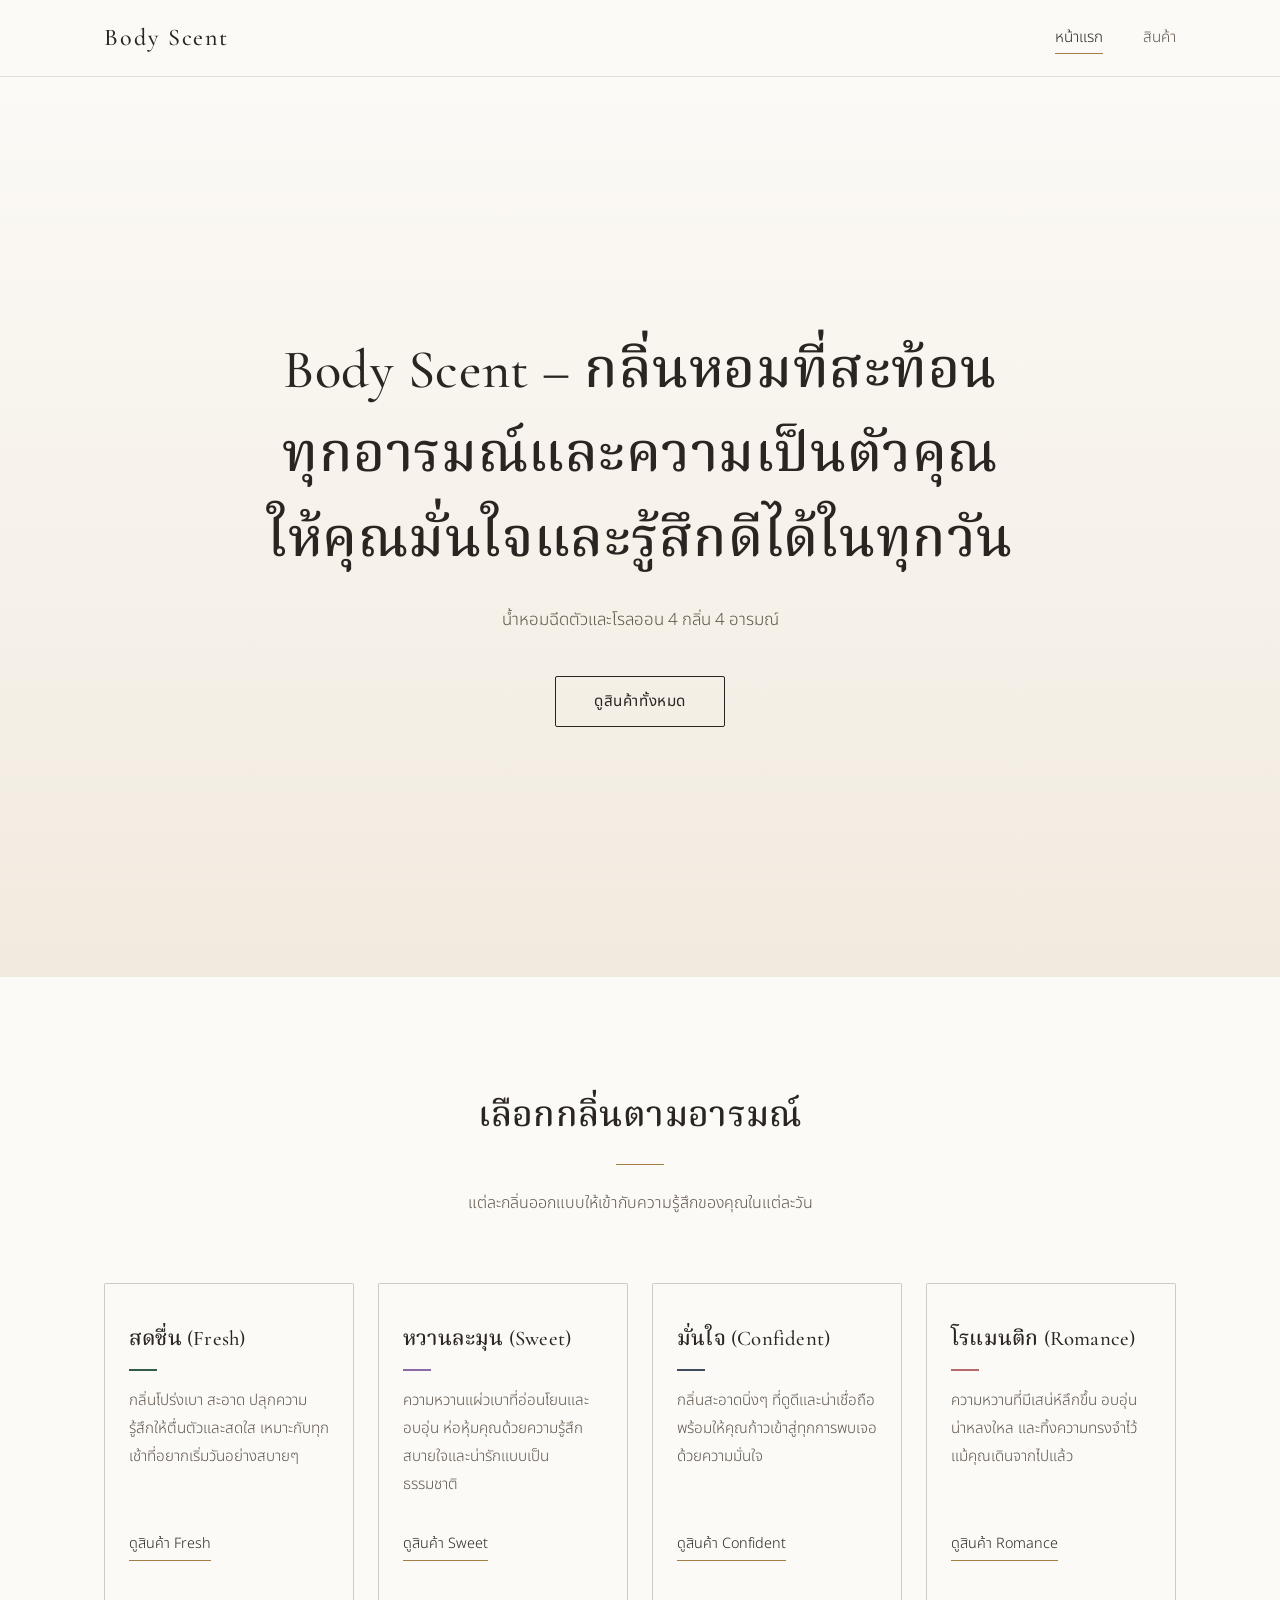
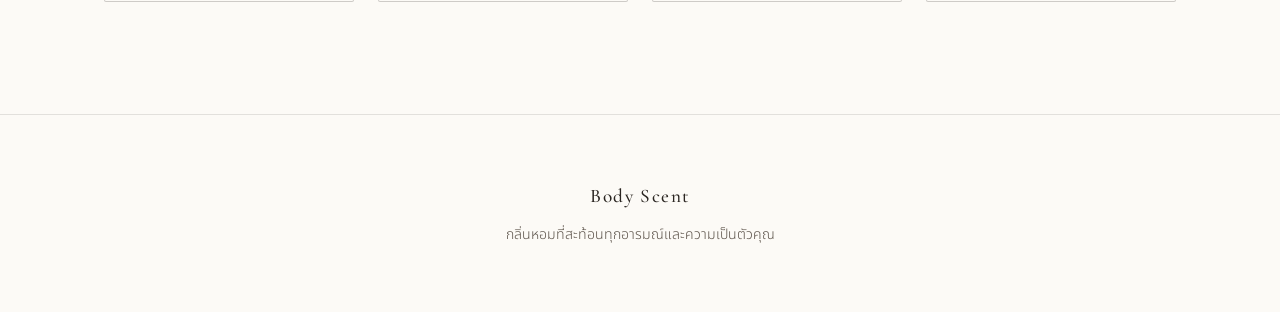
<file: index.html>
<!DOCTYPE html>
<html lang="th">
<head>
  <meta charset="UTF-8">
  <meta name="viewport" content="width=device-width, initial-scale=1">
  <title>Body Scent | น้ำหอมฉีดตัวและโรลออน</title>
  <meta name="description" content="Body Scent น้ำหอมฉีดตัวและโรลออน 4 กลิ่น 4 อารมณ์ สดชื่น หวานละมุน มั่นใจ และโรแมนติก">
  <link rel="stylesheet" href="style.css">
</head>
<body>

  <header class="site-header">
    <nav class="nav">
      <a class="logo" href="index.html">Body Scent</a>
      <ul class="nav-links">
        <li><a class="active" href="index.html">หน้าแรก</a></li>
        <li><a href="product.html">สินค้า</a></li>
      </ul>
    </nav>
  </header>

  <main>
    <!-- Hero -->
    <section class="hero">
      <div class="hero-inner">
        <h1>Body Scent – กลิ่นหอมที่สะท้อนทุกอารมณ์และความเป็นตัวคุณ ให้คุณมั่นใจและรู้สึกดีได้ในทุกวัน</h1>
        <p>น้ำหอมฉีดตัวและโรลออน 4 กลิ่น 4 อารมณ์</p>
        <a class="btn" href="product.html">ดูสินค้าทั้งหมด</a>
      </div>
    </section>

    <!-- Moods -->
    <section class="section" id="moods">
      <div class="container">
        <div class="section-head">
          <h2>เลือกกลิ่นตามอารมณ์</h2>
          <hr class="divider">
          <p>แต่ละกลิ่นออกแบบให้เข้ากับความรู้สึกของคุณในแต่ละวัน</p>
        </div>

        <div class="mood-grid">
          <a class="mood-card mood-fresh" href="product.html?mood=fresh">
            <h3>สดชื่น (Fresh)</h3>
            <p>กลิ่นโปร่งเบา สะอาด ปลุกความรู้สึกให้ตื่นตัวและสดใส เหมาะกับทุกเช้าที่อยากเริ่มวันอย่างสบายๆ</p>
            <span class="more">ดูสินค้า Fresh</span>
          </a>

          <a class="mood-card mood-sweet" href="product.html?mood=sweet">
            <h3>หวานละมุน (Sweet)</h3>
            <p>ความหวานแผ่วเบาที่อ่อนโยนและอบอุ่น ห่อหุ้มคุณด้วยความรู้สึกสบายใจและน่ารักแบบเป็นธรรมชาติ</p>
            <span class="more">ดูสินค้า Sweet</span>
          </a>

          <a class="mood-card mood-confident" href="product.html?mood=confident">
            <h3>มั่นใจ (Confident)</h3>
            <p>กลิ่นสะอาดนิ่งๆ ที่ดูดีและน่าเชื่อถือ พร้อมให้คุณก้าวเข้าสู่ทุกการพบเจอด้วยความมั่นใจ</p>
            <span class="more">ดูสินค้า Confident</span>
          </a>

          <a class="mood-card mood-romance" href="product.html?mood=romance">
            <h3>โรแมนติก (Romance)</h3>
            <p>ความหวานที่มีเสน่ห์ลึกขึ้น อบอุ่นน่าหลงใหล และทิ้งความทรงจำไว้แม้คุณเดินจากไปแล้ว</p>
            <span class="more">ดูสินค้า Romance</span>
          </a>
        </div>
      </div>
    </section>
  </main>

  <footer class="site-footer">
    <div class="container">
      <span class="logo">Body Scent</span>
      <p class="mb-0">กลิ่นหอมที่สะท้อนทุกอารมณ์และความเป็นตัวคุณ</p>
    </div>
  </footer>

  <script src="script.js"></script>
</body>
</html>
</file>
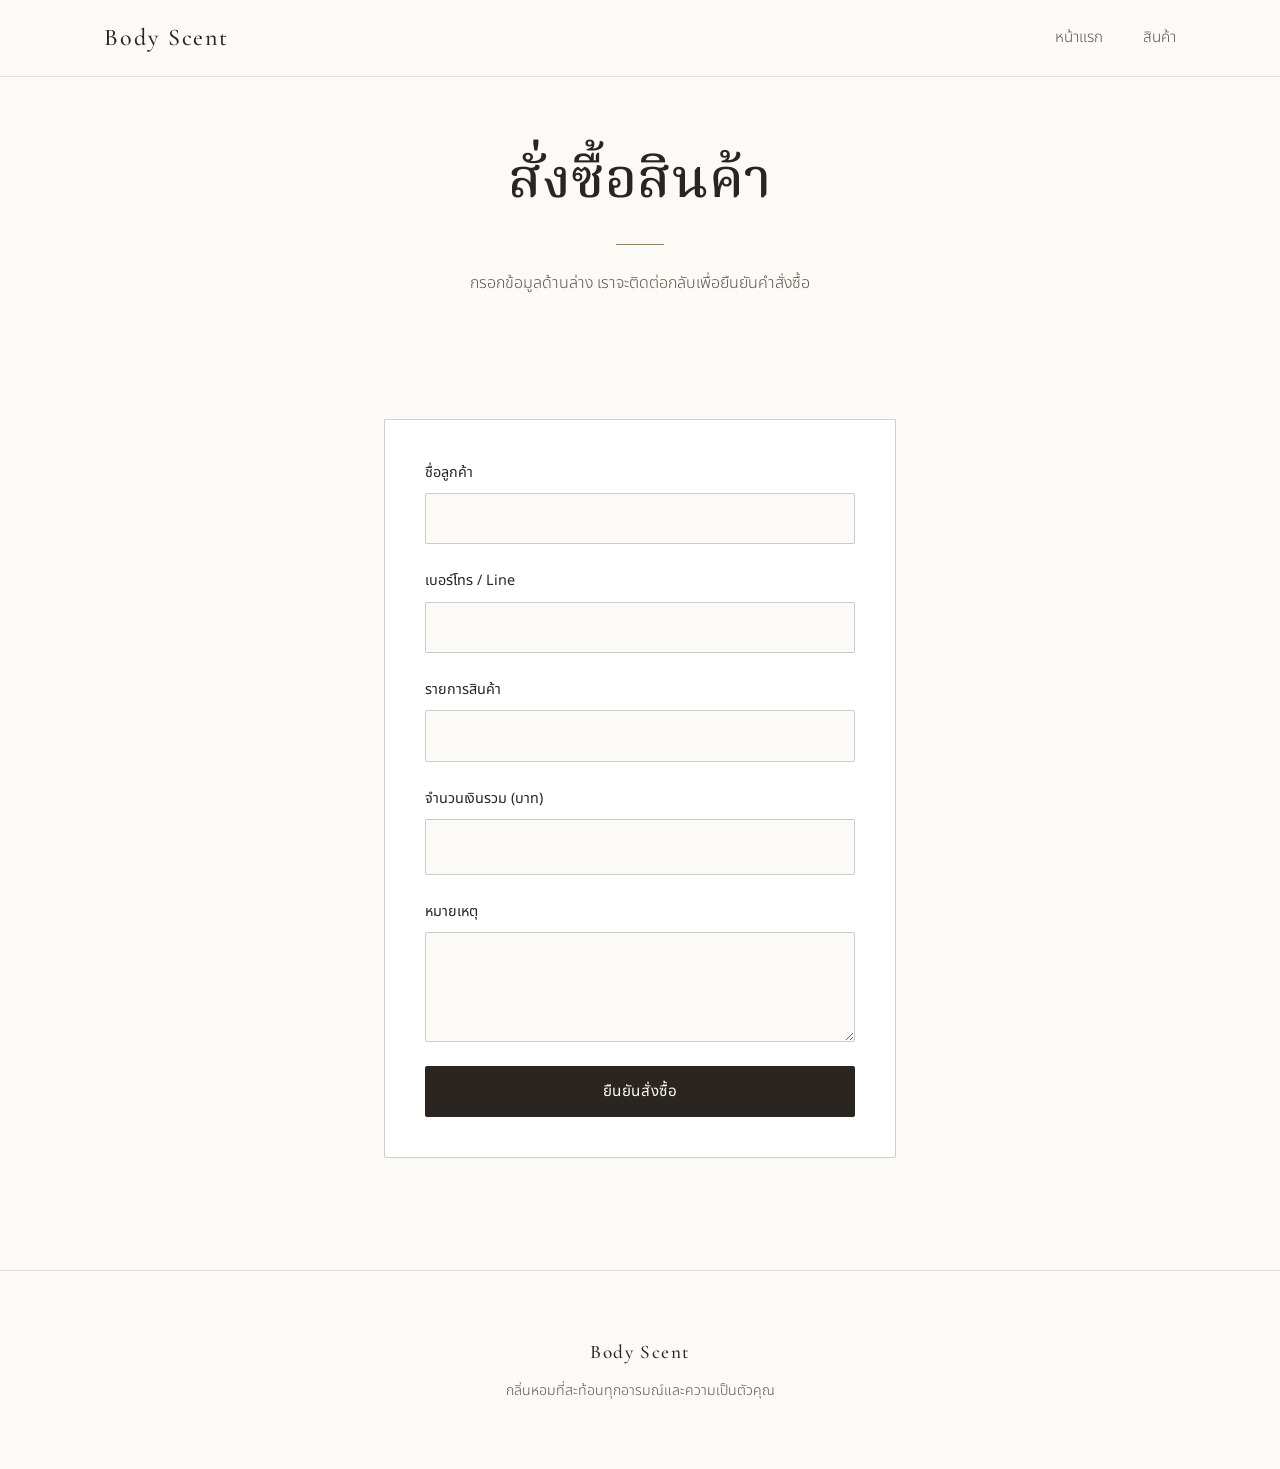
<file: order.html>
<!DOCTYPE html>
<html lang="th">
<head>
  <meta charset="UTF-8">
  <meta name="viewport" content="width=device-width, initial-scale=1">
  <title>สั่งซื้อ | Body Scent</title>
  <link rel="stylesheet" href="style.css">
</head>
<body>

  <header class="site-header">
    <nav class="nav">
      <a class="logo" href="index.html">Body Scent</a>
      <ul class="nav-links">
        <li><a href="index.html">หน้าแรก</a></li>
        <li><a href="product.html">สินค้า</a></li>
      </ul>
    </nav>
  </header>

  <main>
    <div class="page-head container">
      <h1>สั่งซื้อสินค้า</h1>
      <hr class="divider">
      <p>กรอกข้อมูลด้านล่าง เราจะติดต่อกลับเพื่อยืนยันคำสั่งซื้อ</p>
    </div>

    <div class="form-wrap">
      <form id="orderForm">
        <div class="form-group">
          <label for="customerName">ชื่อลูกค้า</label>
          <input type="text" id="customerName" name="customerName" autocomplete="name" required>
        </div>

        <div class="form-group">
          <label for="contact">เบอร์โทร / Line</label>
          <input type="text" id="contact" name="contact" autocomplete="tel" required>
        </div>

        <div class="form-group">
          <label for="items">รายการสินค้า</label>
          <input type="text" id="items" name="items" required>
        </div>

        <div class="form-group">
          <label for="total">จำนวนเงินรวม (บาท)</label>
          <input type="text" id="total" name="total" inputmode="numeric" required>
        </div>

        <div class="form-group">
          <label for="note">หมายเหตุ</label>
          <textarea id="note" name="note"></textarea>
        </div>

        <button type="submit" class="btn btn--solid btn--block">ยืนยันสั่งซื้อ</button>
      </form>
    </div>
  </main>

  <footer class="site-footer">
    <div class="container">
      <span class="logo">Body Scent</span>
      <p class="mb-0">กลิ่นหอมที่สะท้อนทุกอารมณ์และความเป็นตัวคุณ</p>
    </div>
  </footer>

  <script src="script.js"></script>
</body>
</html>
</file>
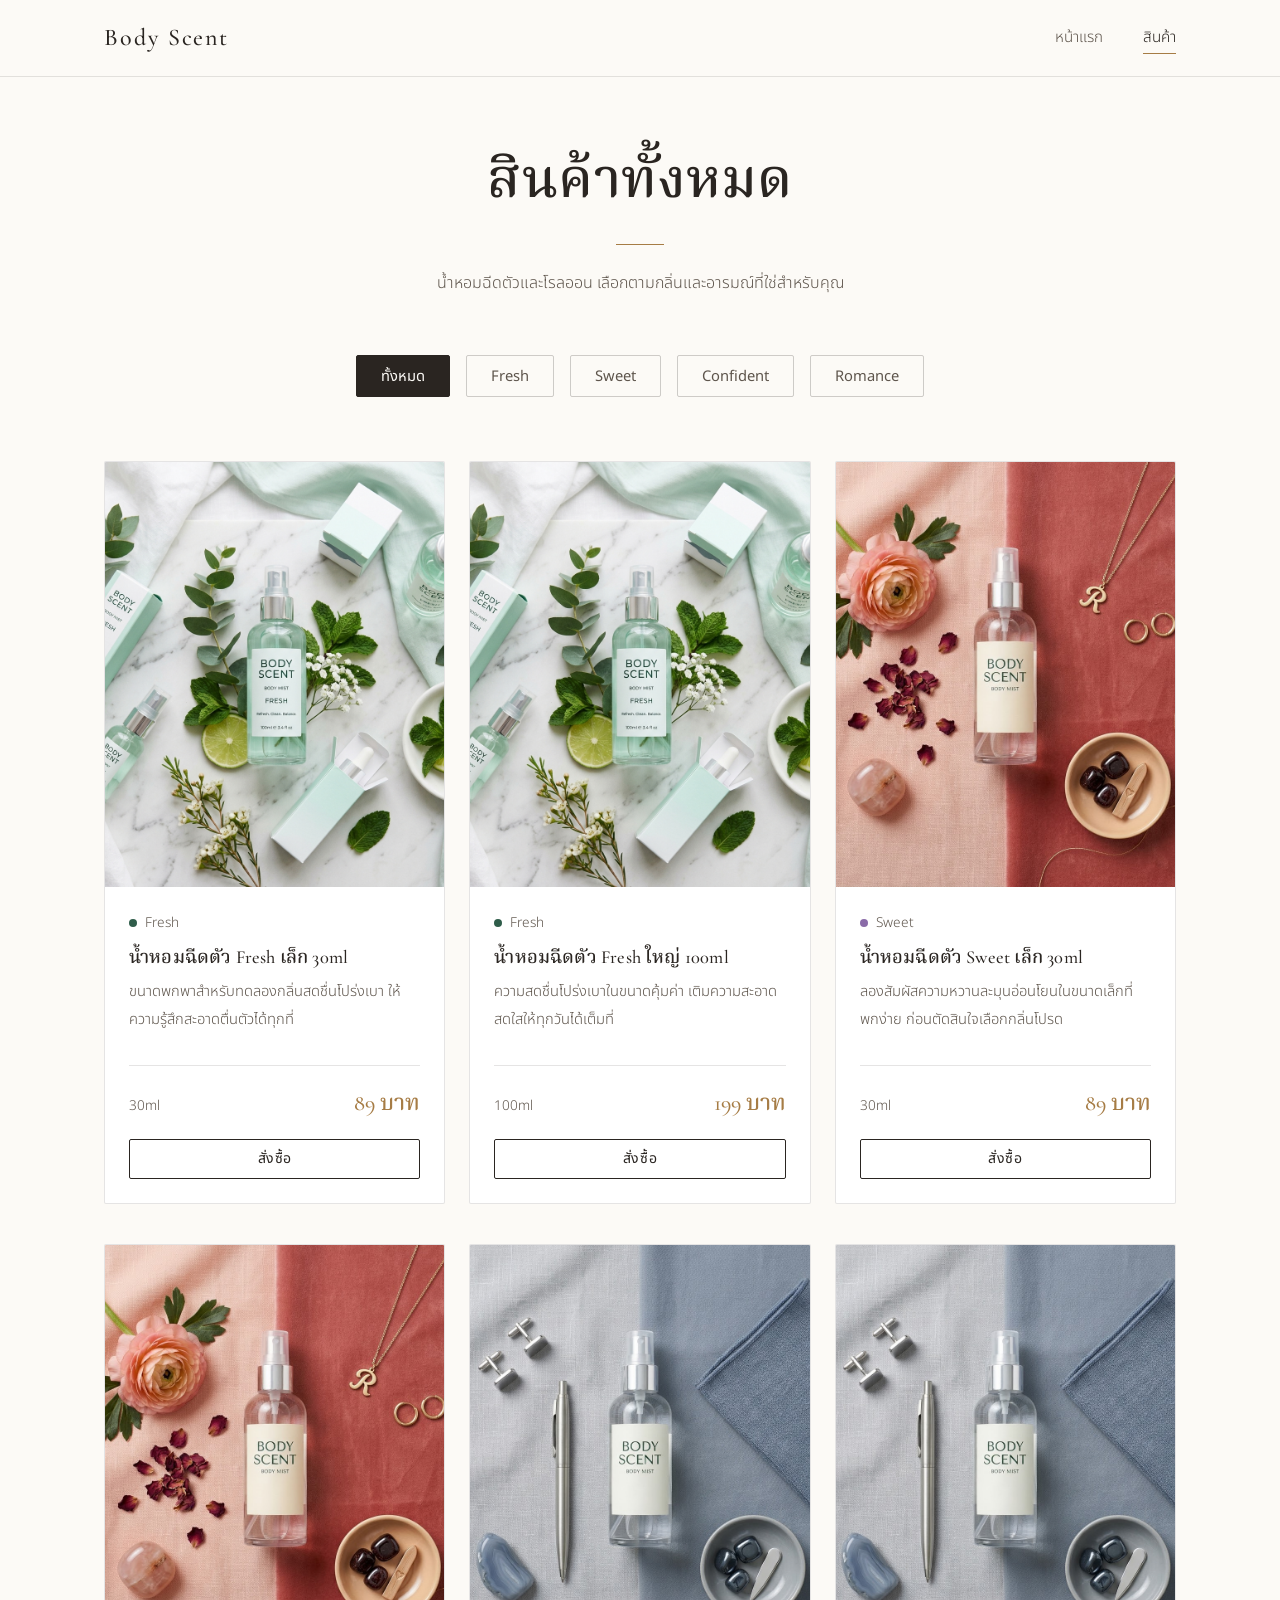
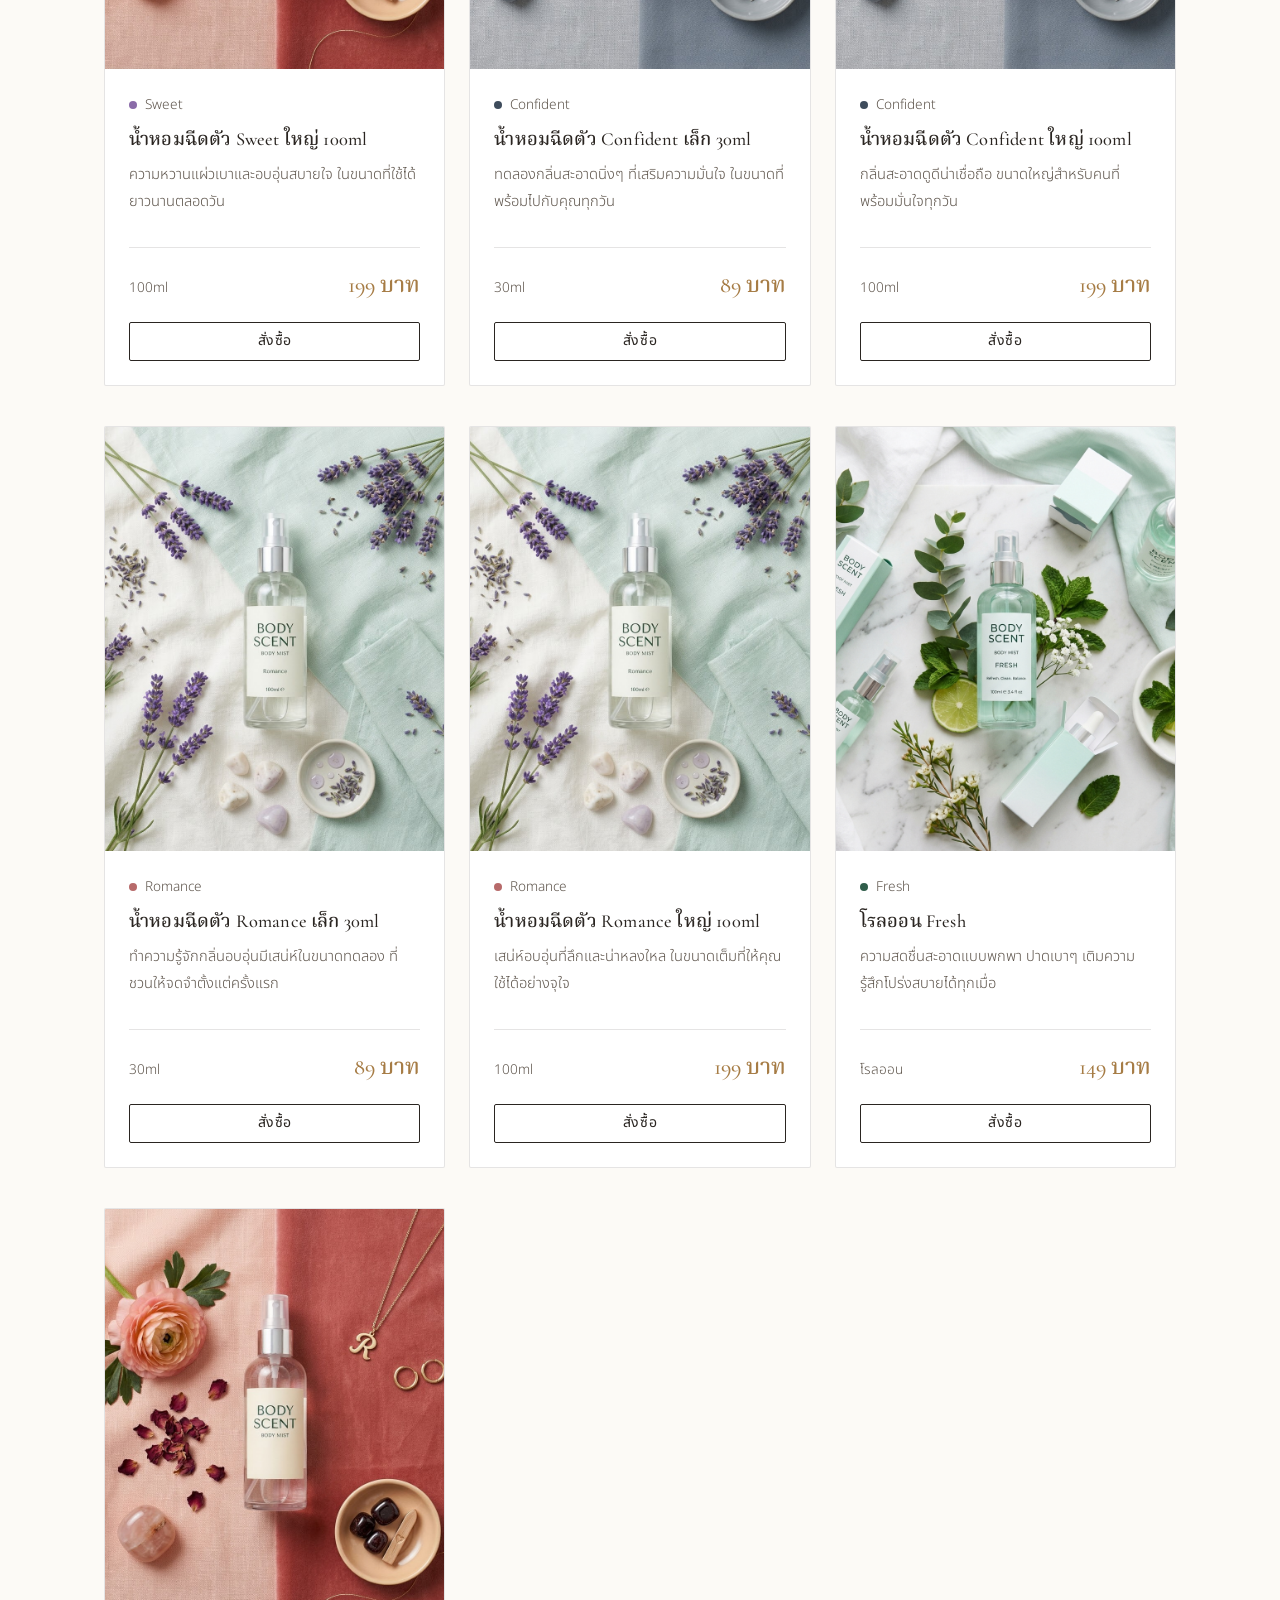
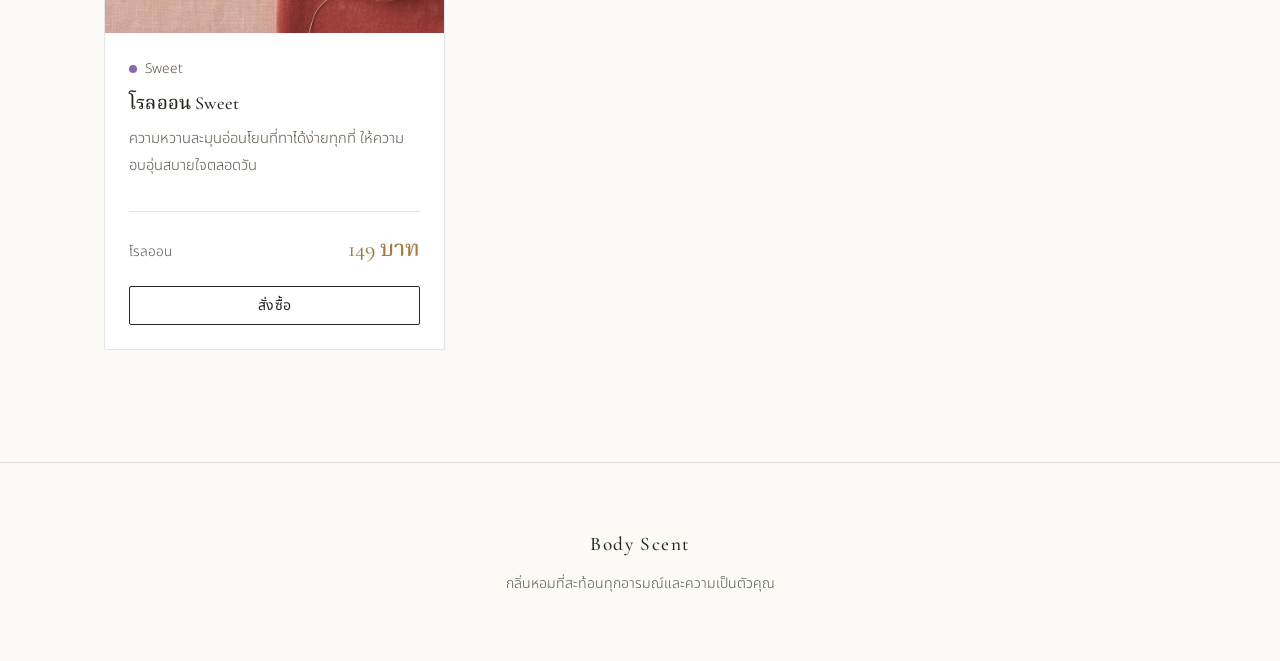
<file: product.html>
<!DOCTYPE html>
<html lang="th">
<head>
  <meta charset="UTF-8">
  <meta name="viewport" content="width=device-width, initial-scale=1">
  <title>สินค้าทั้งหมด | Body Scent</title>
  <link rel="stylesheet" href="style.css">
</head>
<body>

  <header class="site-header">
    <nav class="nav">
      <a class="logo" href="index.html">Body Scent</a>
      <ul class="nav-links">
        <li><a href="index.html">หน้าแรก</a></li>
        <li><a class="active" href="product.html">สินค้า</a></li>
      </ul>
    </nav>
  </header>

  <main>
    <div class="page-head container">
      <h1>สินค้าทั้งหมด</h1>
      <hr class="divider">
      <p>น้ำหอมฉีดตัวและโรลออน เลือกตามกลิ่นและอารมณ์ที่ใช่สำหรับคุณ</p>
    </div>

    <section class="container" style="padding-bottom: var(--space-6);">
      <div id="filter-bar"></div>
      <div id="product-list"></div>
    </section>
  </main>

  <footer class="site-footer">
    <div class="container">
      <span class="logo">Body Scent</span>
      <p class="mb-0">กลิ่นหอมที่สะท้อนทุกอารมณ์และความเป็นตัวคุณ</p>
    </div>
  </footer>

  <script src="script.js"></script>
</body>
</html>
</file>
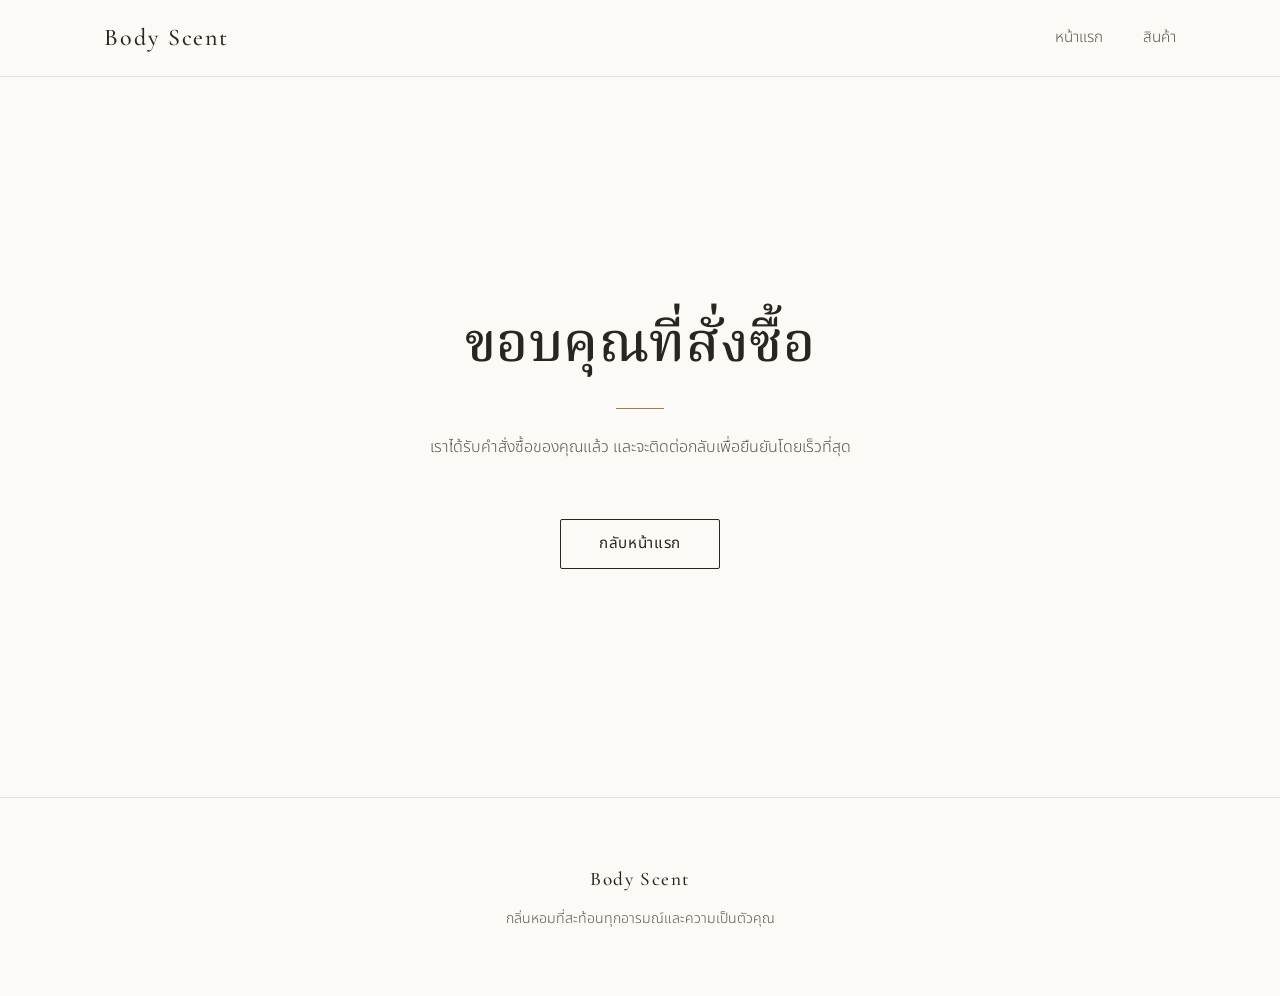
<file: thankyou.html>
<!DOCTYPE html>
<html lang="th">
<head>
  <meta charset="UTF-8">
  <meta name="viewport" content="width=device-width, initial-scale=1">
  <title>ขอบคุณ | Body Scent</title>
  <link rel="stylesheet" href="style.css">
</head>
<body>

  <header class="site-header">
    <nav class="nav">
      <a class="logo" href="index.html">Body Scent</a>
      <ul class="nav-links">
        <li><a href="index.html">หน้าแรก</a></li>
        <li><a href="product.html">สินค้า</a></li>
      </ul>
    </nav>
  </header>

  <main>
    <section class="thankyou">
      <div class="thankyou-inner">
        <h1>ขอบคุณที่สั่งซื้อ</h1>
        <hr class="divider">
        <p>เราได้รับคำสั่งซื้อของคุณแล้ว และจะติดต่อกลับเพื่อยืนยันโดยเร็วที่สุด</p>
        <a class="btn mt-4" href="index.html">กลับหน้าแรก</a>
      </div>
    </section>
  </main>

  <footer class="site-footer">
    <div class="container">
      <span class="logo">Body Scent</span>
      <p class="mb-0">กลิ่นหอมที่สะท้อนทุกอารมณ์และความเป็นตัวคุณ</p>
    </div>
  </footer>

  <script src="script.js"></script>
</body>
</html>
</file>
<file: style.css>
/* ==========================================================
   Body Scent — shared theme (premium, elegant, minimal)
   ========================================================== */

@import url('https://fonts.googleapis.com/css2?family=Cormorant+Garamond:wght@400;500;600&family=Noto+Sans+Thai:wght@300;400;500&family=Noto+Serif+Thai:wght@400;500;600&display=swap');

/* ---------- Design tokens ---------- */
:root {
  /* Base palette: white - cream - deep beige, bronze accent */
  --ivory: #fcfaf6;
  --cream: #f1eadf;
  --beige: #d9cbb6;
  --beige-deep: #8c7a62;
  --ink: #2a2521;
  --ink-soft: #5e554c;
  --bronze: #a67c45;
  --bronze-soft: #c7a56f;
  --line: rgba(42, 37, 33, 0.22);
  --line-soft: rgba(42, 37, 33, 0.12);

  /* Mood colors: small touches only */
  --fresh: #2f5d4a;
  --sweet: #8a6ba8;
  --confident: #3e4c5c;
  --romance: #b76a6a;

  /* Type */
  --font-display: 'Cormorant Garamond', 'Noto Serif Thai', Georgia, serif;
  --font-body: 'Noto Sans Thai', 'Helvetica Neue', Arial, sans-serif;

  /* Spacing scale */
  --space-1: 0.5rem;
  --space-2: 1rem;
  --space-3: 1.5rem;
  --space-4: 2.5rem;
  --space-5: 4rem;
  --space-6: 7rem;

  --container: 1120px;
  --radius: 2px;
}

/* ---------- Reset / base ---------- */
*,
*::before,
*::after {
  box-sizing: border-box;
}

html {
  scroll-behavior: smooth;
  -webkit-text-size-adjust: 100%;
}

body {
  margin: 0;
  background: var(--ivory);
  color: var(--ink);
  font-family: var(--font-body);
  font-weight: 300;
  font-size: 1rem;
  line-height: 1.85;
  -webkit-font-smoothing: antialiased;
}

img {
  display: block;
  max-width: 100%;
  height: auto;
}

a {
  color: inherit;
  text-decoration: none;
}

h1,
h2,
h3,
h4 {
  margin: 0 0 var(--space-2);
  font-family: var(--font-display);
  font-weight: 500;
  line-height: 1.45;
  letter-spacing: 0.01em;
  color: var(--ink);
}

h1 { font-size: clamp(2rem, 4.6vw, 3.4rem); }
h2 { font-size: clamp(1.6rem, 3vw, 2.2rem); }
h3 { font-size: 1.3rem; }

p {
  margin: 0 0 var(--space-2);
  color: var(--ink-soft);
}

:focus-visible {
  outline: 1px solid var(--bronze);
  outline-offset: 4px;
}

::selection {
  background: var(--beige);
  color: var(--ink);
}

/* ---------- Layout ---------- */
.container {
  width: 100%;
  max-width: var(--container);
  margin: 0 auto;
  padding: 0 var(--space-3);
}

.section {
  padding: var(--space-6) 0;
}

.section--cream {
  background: var(--cream);
}

.section-head {
  max-width: 560px;
  margin: 0 auto var(--space-5);
  text-align: center;
}

.section-head p {
  margin-bottom: 0;
}

.divider {
  width: 48px;
  height: 1px;
  margin: var(--space-3) auto;
  border: 0;
  background: var(--bronze);
}

/* ---------- Header / navigation ---------- */
.site-header {
  position: sticky;
  top: 0;
  z-index: 50;
  background: rgba(252, 250, 246, 0.94);
  border-bottom: 1px solid var(--line-soft);
  backdrop-filter: blur(6px);
}

.nav {
  display: flex;
  align-items: center;
  justify-content: space-between;
  gap: var(--space-3);
  max-width: var(--container);
  margin: 0 auto;
  padding: var(--space-2) var(--space-3);
}

.logo {
  font-family: var(--font-display);
  font-size: 1.5rem;
  font-weight: 500;
  letter-spacing: 0.08em;
  color: var(--ink);
}

.nav-links {
  display: flex;
  gap: var(--space-4);
  margin: 0;
  padding: 0;
  list-style: none;
}

.nav-links a {
  position: relative;
  padding-bottom: 4px;
  font-size: 0.95rem;
  color: var(--ink-soft);
  transition: color 0.2s ease;
}

.nav-links a:hover,
.nav-links a.active {
  color: var(--ink);
}

.nav-links a.active {
  border-bottom: 1px solid var(--bronze);
}

/* ---------- Hero (full screen) ---------- */
.hero {
  display: flex;
  align-items: center;
  justify-content: center;
  min-height: 100vh;
  min-height: 100svh;
  padding: var(--space-6) var(--space-3);
  text-align: center;
  background-color: var(--cream);
  background-image: linear-gradient(180deg, var(--ivory) 0%, var(--cream) 100%);
  background-size: cover;
  background-position: center;
}

.hero-inner {
  max-width: 760px;
}

.hero .brand-name {
  display: block;
  margin-bottom: var(--space-3);
  font-family: var(--font-display);
  font-size: 1.1rem;
  letter-spacing: 0.3em;
  color: var(--bronze);
}

.hero h1 {
  margin-bottom: var(--space-3);
  line-height: 1.55;
}

.hero p {
  max-width: 520px;
  margin: 0 auto var(--space-4);
  font-size: 1.05rem;
}

/* ---------- Buttons: thin, soft-dark borders ---------- */
.btn {
  display: inline-block;
  padding: 0.85rem 2.4rem;
  border: 1px solid var(--ink);
  border-radius: var(--radius);
  background: transparent;
  color: var(--ink);
  font-family: var(--font-body);
  font-size: 0.95rem;
  font-weight: 400;
  letter-spacing: 0.04em;
  line-height: 1.4;
  text-align: center;
  cursor: pointer;
  transition: background 0.25s ease, color 0.25s ease, border-color 0.25s ease;
}

.btn:hover {
  background: var(--ink);
  color: var(--ivory);
}

.btn--solid {
  background: var(--ink);
  color: var(--ivory);
}

.btn--solid:hover {
  background: transparent;
  color: var(--ink);
}

.btn--small {
  padding: 0.55rem 1.4rem;
  font-size: 0.88rem;
}

.btn--block {
  display: block;
  width: 100%;
}

/* ---------- Mood colors (small touches only) ---------- */
.mood-fresh,
[data-mood="fresh"] { --mood: var(--fresh); }

.mood-sweet,
[data-mood="sweet"] { --mood: var(--sweet); }

.mood-confident,
[data-mood="confident"] { --mood: var(--confident); }

.mood-romance,
[data-mood="romance"] { --mood: var(--romance); }

.mood-dot {
  display: inline-block;
  width: 8px;
  height: 8px;
  margin-right: 0.5rem;
  border-radius: 50%;
  background: var(--mood, var(--bronze));
  vertical-align: middle;
}

/* ---------- Mood cards (index) ---------- */
.mood-grid {
  display: grid;
  grid-template-columns: repeat(4, 1fr);
  gap: var(--space-3);
}

.mood-card {
  display: flex;
  flex-direction: column;
  padding: var(--space-4) var(--space-3);
  border: 1px solid var(--line);
  border-radius: var(--radius);
  background: var(--ivory);
  transition: border-color 0.25s ease;
}

.mood-card:hover {
  border-color: var(--bronze);
}

.mood-card h3 {
  margin-bottom: var(--space-2);
}

/* the mood color sits as a short line under the heading */
.mood-card h3::after {
  content: "";
  display: block;
  width: 28px;
  height: 2px;
  margin-top: 0.9rem;
  background: var(--mood, var(--bronze));
}

.mood-card p {
  flex: 1;
  font-size: 0.95rem;
}

.mood-card .more {
  margin-top: var(--space-2);
  padding-bottom: 2px;
  align-self: flex-start;
  border-bottom: 1px solid var(--bronze);
  font-size: 0.9rem;
  color: var(--ink);
}

/* ---------- Product page ---------- */
.page-head {
  padding: var(--space-5) 0 var(--space-4);
  text-align: center;
}

#filter-bar,
.filter-bar {
  display: flex;
  flex-wrap: wrap;
  justify-content: center;
  gap: var(--space-2);
  margin-bottom: var(--space-5);
}

.filter-btn,
#filter-bar button {
  padding: 0.55rem 1.5rem;
  border: 1px solid var(--line);
  border-radius: var(--radius);
  background: transparent;
  color: var(--ink-soft);
  font-family: var(--font-body);
  font-size: 0.92rem;
  font-weight: 400;
  cursor: pointer;
  transition: background 0.2s ease, color 0.2s ease, border-color 0.2s ease;
}

.filter-btn:hover,
#filter-bar button:hover {
  border-color: var(--ink);
  color: var(--ink);
}

.filter-btn.active,
#filter-bar button.active {
  border-color: var(--ink);
  background: var(--ink);
  color: var(--ivory);
}

#product-list,
.product-grid {
  display: grid;
  grid-template-columns: repeat(3, 1fr);
  gap: var(--space-4) var(--space-3);
}

.product-card {
  display: flex;
  flex-direction: column;
  border: 1px solid var(--line-soft);
  border-radius: var(--radius);
  background: #ffffff;
  overflow: hidden;
}

.product-card .product-img {
  width: 100%;
  aspect-ratio: 4 / 5;
  object-fit: cover;
  background: var(--cream);
}

.product-card .product-body {
  display: flex;
  flex: 1;
  flex-direction: column;
  padding: var(--space-3);
}

.product-card .mood-label {
  margin-bottom: var(--space-1);
  font-size: 0.85rem;
  color: var(--ink-soft);
}

.product-card h3 {
  margin-bottom: var(--space-1);
  font-size: 1.15rem;
}

.product-card .desc {
  flex: 1;
  font-size: 0.92rem;
}

.product-card .meta {
  display: flex;
  align-items: baseline;
  justify-content: space-between;
  margin: var(--space-2) 0;
  padding-top: var(--space-2);
  border-top: 1px solid var(--line-soft);
}

.price {
  font-family: var(--font-display);
  font-size: 1.4rem;
  font-weight: 500;
  color: var(--bronze);
}

.size {
  font-size: 0.85rem;
  color: var(--ink-soft);
}

.empty-state {
  grid-column: 1 / -1;
  padding: var(--space-5) 0;
  text-align: center;
  color: var(--ink-soft);
}

/* ---------- Order form ---------- */
.form-wrap {
  max-width: 560px;
  margin: 0 auto;
  padding: var(--space-5) var(--space-3) var(--space-6);
}

#orderForm,
.form {
  padding: var(--space-4);
  border: 1px solid var(--line);
  border-radius: var(--radius);
  background: #ffffff;
}

.form-group {
  margin-bottom: var(--space-3);
}

.form-group label,
#orderForm label {
  display: block;
  margin-bottom: 0.4rem;
  font-size: 0.9rem;
  font-weight: 400;
  color: var(--ink);
}

input[type="text"],
input[type="tel"],
input[type="email"],
input[type="number"],
textarea,
select {
  display: block;
  width: 100%;
  padding: 0.75rem 0.9rem;
  border: 1px solid var(--line);
  border-radius: var(--radius);
  background: var(--ivory);
  color: var(--ink);
  font-family: var(--font-body);
  font-size: 1rem;
  font-weight: 300;
  line-height: 1.6;
  transition: border-color 0.2s ease;
}

textarea {
  min-height: 110px;
  resize: vertical;
}

input:focus,
textarea:focus,
select:focus {
  border-color: var(--bronze);
  outline: none;
  box-shadow: 0 0 0 1px var(--bronze);
}

input[readonly] {
  background: var(--cream);
  color: var(--ink-soft);
}

#total {
  font-family: var(--font-display);
  font-size: 1.2rem;
  font-weight: 500;
  color: var(--bronze);
}

/* ---------- Thank-you page ---------- */
.thankyou {
  display: flex;
  align-items: center;
  justify-content: center;
  min-height: 80vh;
  padding: var(--space-5) var(--space-3);
  text-align: center;
}

.thankyou-inner {
  max-width: 480px;
}

/* ---------- Admin table ---------- */
.table-wrap {
  overflow-x: auto;
  border: 1px solid var(--line);
  border-radius: var(--radius);
  background: #ffffff;
}

#ordersTable,
.table {
  width: 100%;
  min-width: 720px;
  border-collapse: collapse;
  font-size: 0.92rem;
}

#ordersTable th,
#ordersTable td,
.table th,
.table td {
  padding: 0.9rem 1rem;
  border-bottom: 1px solid var(--line-soft);
  text-align: left;
  vertical-align: top;
}

#ordersTable thead th,
.table thead th {
  background: var(--cream);
  font-weight: 500;
  color: var(--ink);
  white-space: nowrap;
}

#ordersTable tbody tr:hover,
.table tbody tr:hover {
  background: var(--ivory);
}

/* ---------- Footer ---------- */
.site-footer {
  padding: var(--space-5) 0;
  border-top: 1px solid var(--line-soft);
  text-align: center;
  font-size: 0.88rem;
  color: var(--ink-soft);
}

.site-footer .logo {
  display: block;
  margin-bottom: var(--space-1);
  font-size: 1.2rem;
}

/* ---------- Utilities ---------- */
.text-center { text-align: center; }
.mt-4 { margin-top: var(--space-4); }
.mb-0 { margin-bottom: 0; }

/* ---------- Responsive ---------- */
@media (max-width: 960px) {
  .mood-grid {
    grid-template-columns: repeat(2, 1fr);
  }

  #product-list,
  .product-grid {
    grid-template-columns: repeat(2, 1fr);
  }
}

@media (max-width: 600px) {
  :root {
    --space-5: 3rem;
    --space-6: 4.5rem;
  }

  .nav {
    padding: var(--space-2);
  }

  .nav-links {
    gap: var(--space-3);
  }

  .container {
    padding: 0 var(--space-2);
  }

  .mood-grid,
  #product-list,
  .product-grid {
    grid-template-columns: 1fr;
  }

  .hero {
    padding: var(--space-5) var(--space-2);
  }

  .btn {
    padding: 0.85rem 1.8rem;
  }

  #orderForm,
  .form {
    padding: var(--space-3);
  }

  #filter-bar,
  .filter-bar {
    gap: var(--space-1);
  }

  .filter-btn,
  #filter-bar button {
    padding: 0.5rem 1.1rem;
  }
}

@media (prefers-reduced-motion: reduce) {
  html {
    scroll-behavior: auto;
  }

  * {
    transition: none !important;
  }
}
</file>
